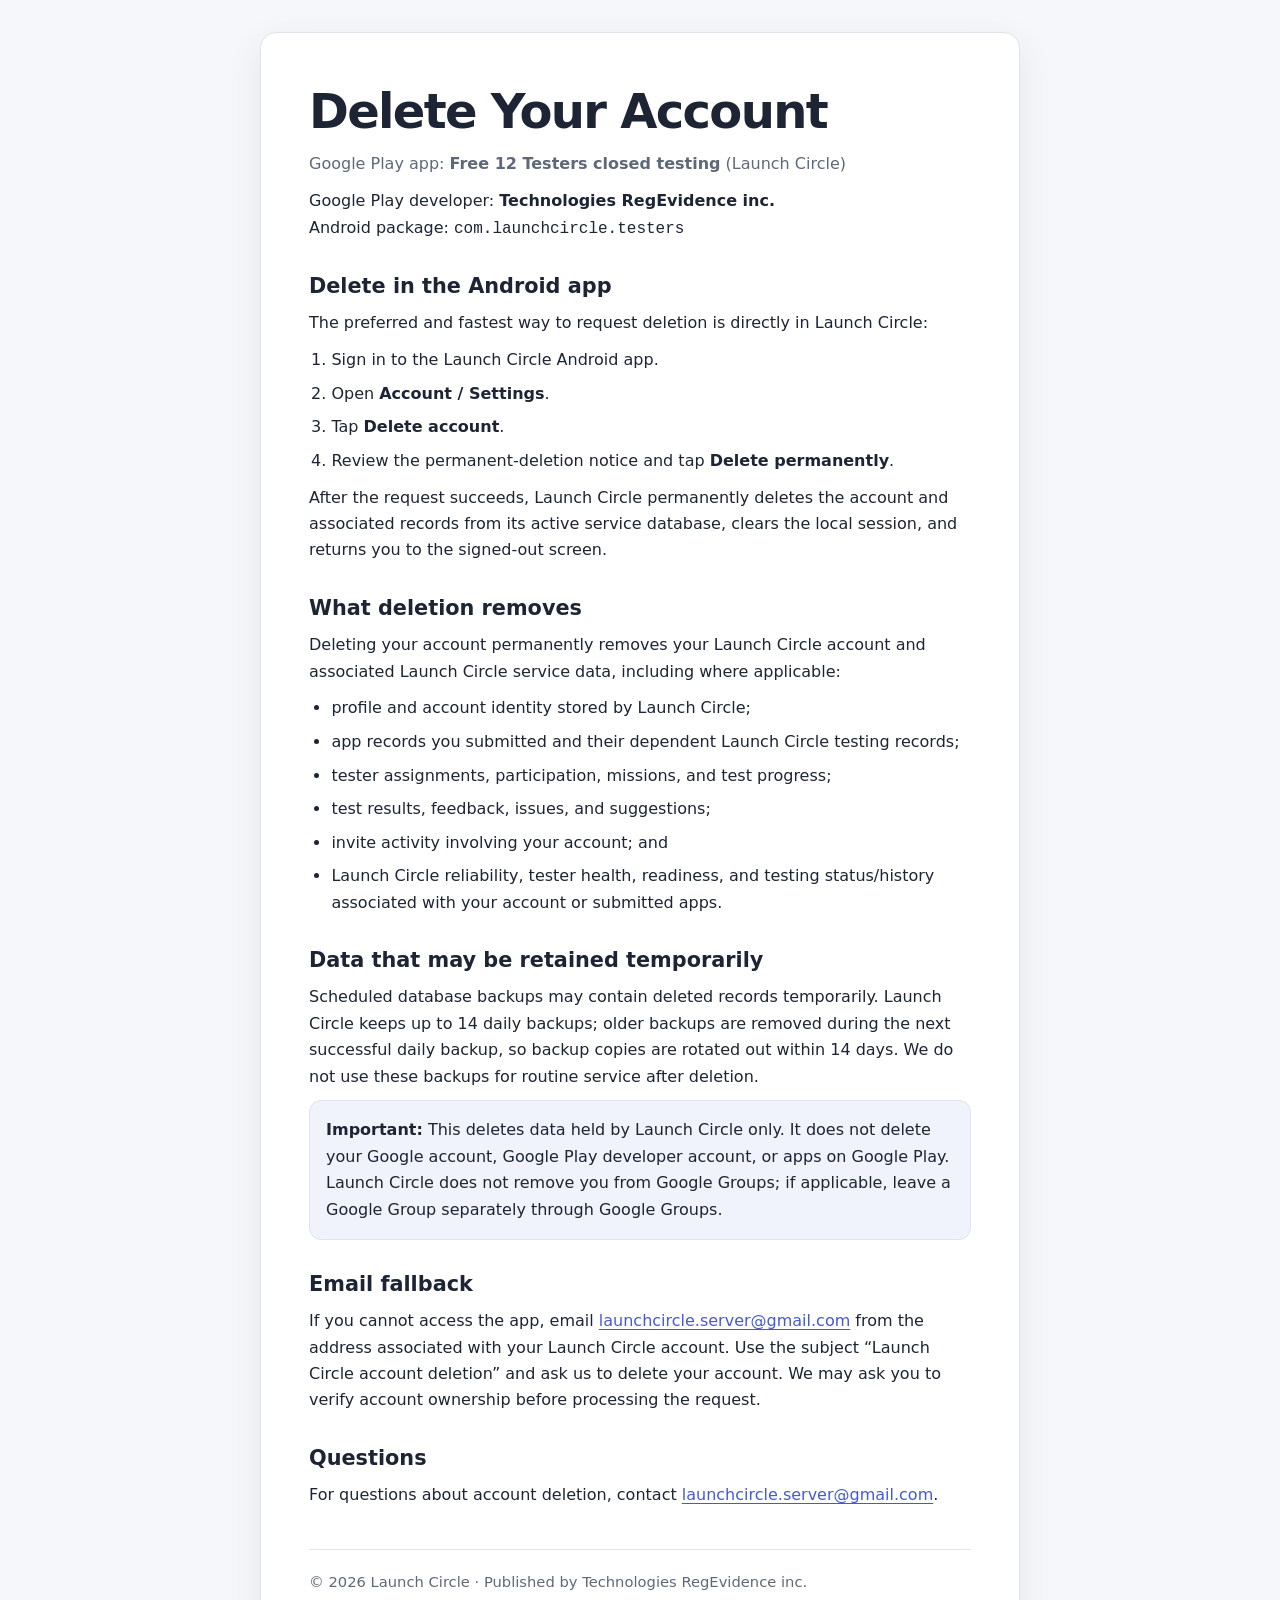
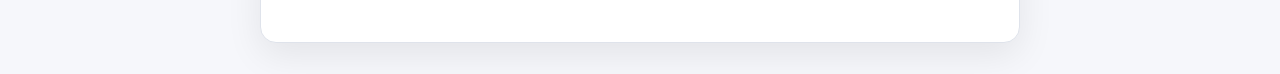
<file: delete-account.html>
<!doctype html><html lang="en"><head><meta charset="utf-8"><meta name="viewport" content="width=device-width,initial-scale=1"><meta name="color-scheme" content="light dark"><meta name="description" content="Account deletion instructions for Free 12 Testers closed testing (Launch Circle), published by Technologies RegEvidence inc."><title>Delete Your Account | Free 12 Testers closed testing (Launch Circle)</title><style>:root{color-scheme:light dark;--bg:#f6f7fb;--card:#fff;--text:#1d2433;--muted:#5f6878;--accent:#4758d6;--border:#dfe3eb}@media(prefers-color-scheme:dark){:root{--bg:#11141b;--card:#1a1f29;--text:#edf0f7;--muted:#b5bdca;--accent:#9da8ff;--border:#343b49}}*{box-sizing:border-box}body{margin:0;background:var(--bg);color:var(--text);font:1rem/1.65 system-ui,-apple-system,BlinkMacSystemFont,"Segoe UI",sans-serif}main{width:min(100% - 2rem,760px);margin:2rem auto;padding:clamp(1.25rem,4vw,3rem);background:var(--card);border:1px solid var(--border);border-radius:1rem;box-shadow:0 12px 36px rgb(0 0 0 / 8%)}h1,h2{line-height:1.25}h1{margin:0 0 .35rem;font-size:clamp(2rem,8vw,3rem);letter-spacing:-.035em}h2{margin:2rem 0 .5rem;font-size:1.3rem}p,ol,ul{margin:.65rem 0}ol,ul{padding-left:1.4rem}li+li{margin-top:.45rem}a{color:var(--accent);text-underline-offset:.18em}.subtitle,footer{color:var(--muted)}.notice{padding:1rem;border:1px solid var(--border);border-radius:.75rem;background:color-mix(in srgb,var(--accent) 8%,var(--card))}footer{margin-top:2.5rem;padding-top:1.25rem;border-top:1px solid var(--border);font-size:.92rem}@media(max-width:520px){main{width:100%;margin:0;min-height:100vh;border:0;border-radius:0;box-shadow:none}}</style></head><body><main><header><h1>Delete Your Account</h1><p class="subtitle">Google Play app: <strong>Free 12 Testers closed testing</strong> (Launch Circle)</p><p>Google Play developer: <strong>Technologies RegEvidence inc.</strong><br>Android package: <code>com.launchcircle.testers</code></p></header><h2>Delete in the Android app</h2><p>The preferred and fastest way to request deletion is directly in Launch Circle:</p><ol><li>Sign in to the Launch Circle Android app.</li><li>Open <strong>Account / Settings</strong>.</li><li>Tap <strong>Delete account</strong>.</li><li>Review the permanent-deletion notice and tap <strong>Delete permanently</strong>.</li></ol><p>After the request succeeds, Launch Circle permanently deletes the account and associated records from its active service database, clears the local session, and returns you to the signed-out screen.</p><h2>What deletion removes</h2><p>Deleting your account permanently removes your Launch Circle account and associated Launch Circle service data, including where applicable:</p><ul><li>profile and account identity stored by Launch Circle;</li><li>app records you submitted and their dependent Launch Circle testing records;</li><li>tester assignments, participation, missions, and test progress;</li><li>test results, feedback, issues, and suggestions;</li><li>invite activity involving your account; and</li><li>Launch Circle reliability, tester health, readiness, and testing status/history associated with your account or submitted apps.</li></ul><h2>Data that may be retained temporarily</h2><p>Scheduled database backups may contain deleted records temporarily. Launch Circle keeps up to 14 daily backups; older backups are removed during the next successful daily backup, so backup copies are rotated out within 14 days. We do not use these backups for routine service after deletion.</p><div class="notice"><strong>Important:</strong> This deletes data held by Launch Circle only. It does not delete your Google account, Google Play developer account, or apps on Google Play. Launch Circle does not remove you from Google Groups; if applicable, leave a Google Group separately through Google Groups.</div><h2>Email fallback</h2><p>If you cannot access the app, email <a href="mailto:launchcircle.server@gmail.com">launchcircle.server@gmail.com</a> from the address associated with your Launch Circle account. Use the subject “Launch Circle account deletion” and ask us to delete your account. We may ask you to verify account ownership before processing the request.</p><h2>Questions</h2><p>For questions about account deletion, contact <a href="mailto:launchcircle.server@gmail.com">launchcircle.server@gmail.com</a>.</p><footer>© 2026 Launch Circle · Published by Technologies RegEvidence inc.</footer></main></body></html>
</file>
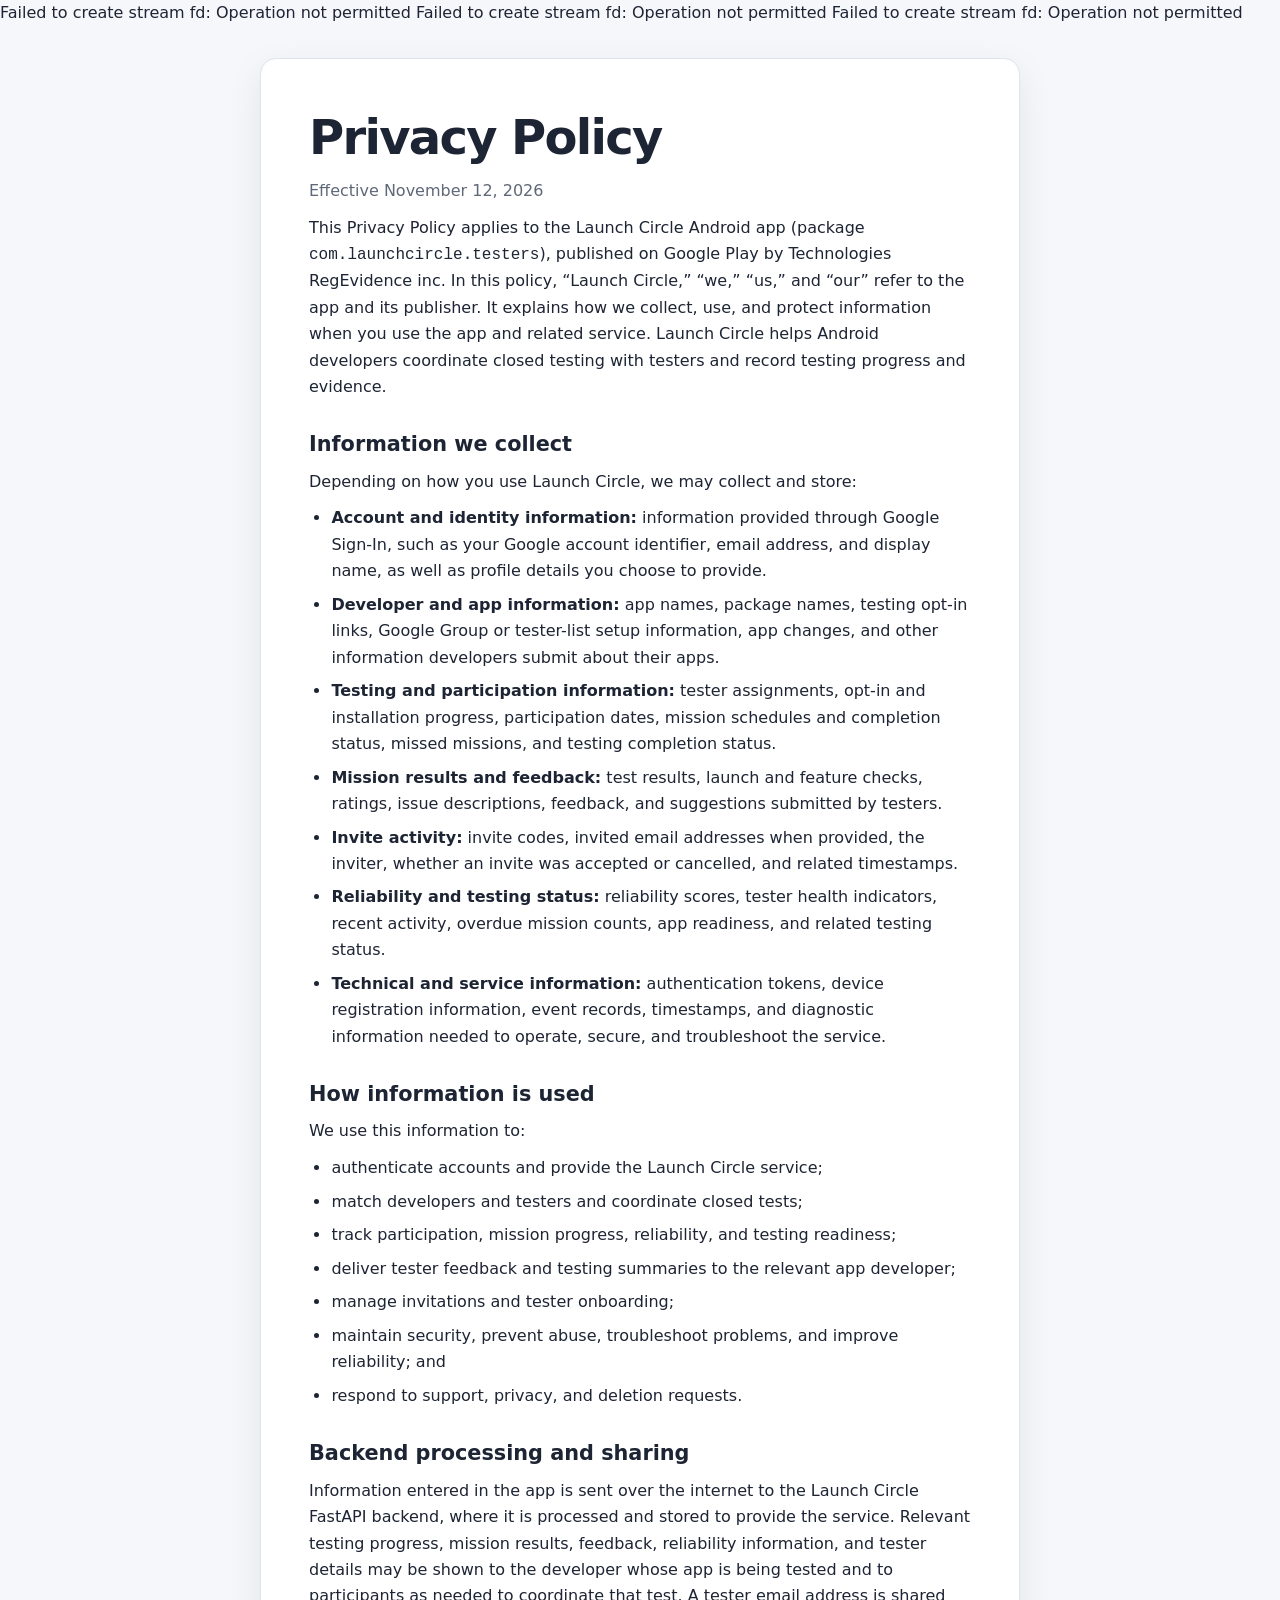
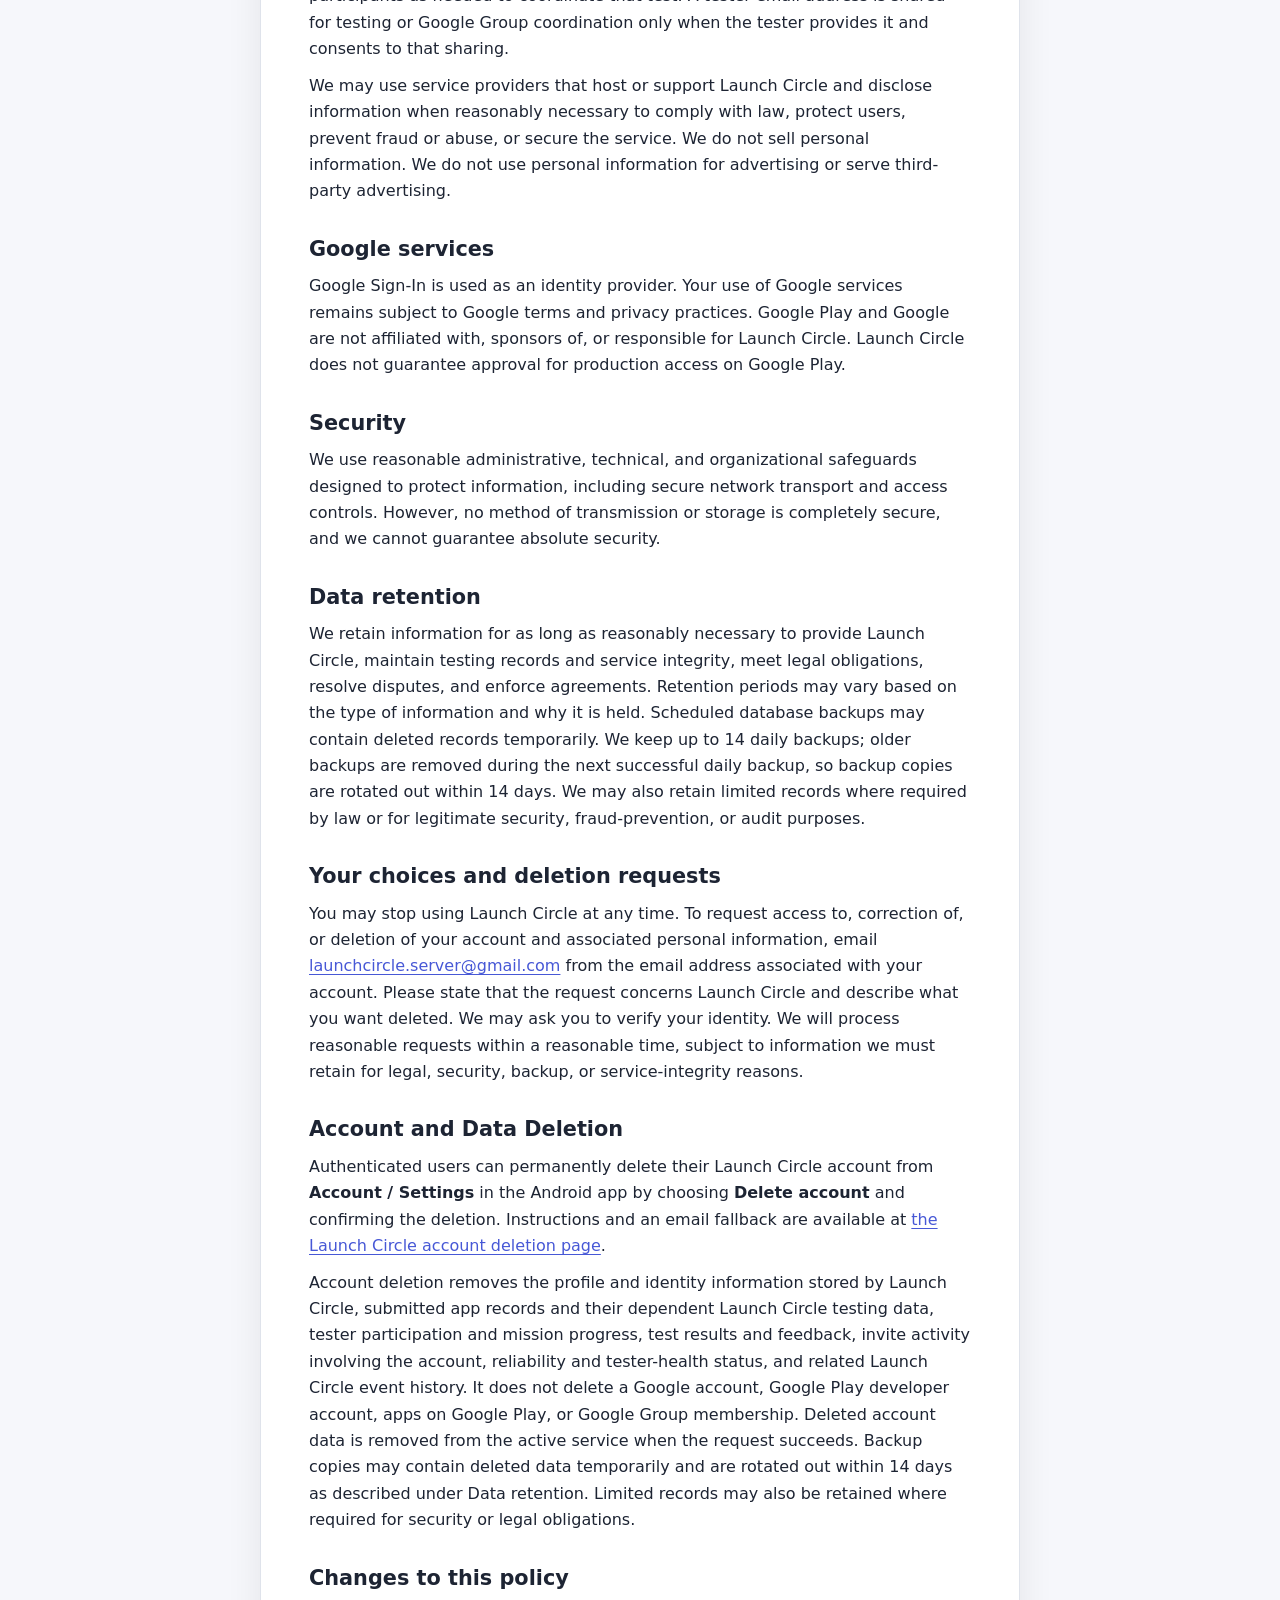
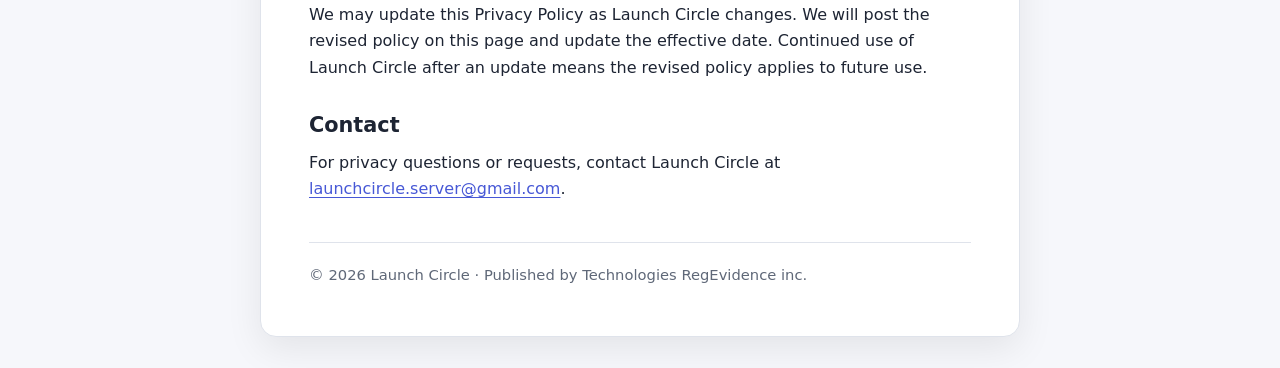
<file: privacy-policy.html>
Failed to create stream fd: Operation not permitted
Failed to create stream fd: Operation not permitted
Failed to create stream fd: Operation not permitted
<!doctype html><html lang="en"><head><meta charset="utf-8"><meta name="viewport" content="width=device-width,initial-scale=1"><meta name="color-scheme" content="light dark"><meta name="description" content="Privacy Policy for the Launch Circle Android app (com.launchcircle.testers), published by Technologies RegEvidence inc."><title>Privacy Policy | Launch Circle</title><style>:root{color-scheme:light dark;--background:#f6f7fb;--surface:#fff;--text:#1d2433;--muted:#5f6878;--accent:#4758d6;--border:#dfe3eb}@media(prefers-color-scheme:dark){:root{--background:#11141b;--surface:#1a1f29;--text:#edf0f7;--muted:#b5bdca;--accent:#9da8ff;--border:#343b49}}*{box-sizing:border-box}body{margin:0;background:var(--background);color:var(--text);font-family:system-ui,-apple-system,BlinkMacSystemFont,"Segoe UI",sans-serif;font-size:1rem;line-height:1.65}main{width:min(100% - 2rem,760px);margin:2rem auto;padding:clamp(1.25rem,4vw,3rem);background:var(--surface);border:1px solid var(--border);border-radius:1rem;box-shadow:0 12px 36px rgb(0 0 0 / 8%)}h1,h2{line-height:1.25}h1{margin:0 0 .35rem;font-size:clamp(2rem,8vw,3rem);letter-spacing:-.035em}h2{margin:2rem 0 .5rem;font-size:1.3rem}p,ul{margin:.65rem 0}ul{padding-left:1.4rem}li+li{margin-top:.45rem}a{color:var(--accent);text-underline-offset:.18em}.effective-date,footer{color:var(--muted)}footer{margin-top:2.5rem;padding-top:1.25rem;border-top:1px solid var(--border);font-size:.92rem}@media(max-width:520px){main{width:100%;margin:0;min-height:100vh;border:0;border-radius:0;box-shadow:none}}</style></head><body><main><header><h1>Privacy Policy</h1><p class="effective-date">Effective November 12, 2026</p></header><p>This Privacy Policy applies to the Launch Circle Android app (package <code>com.launchcircle.testers</code>), published on Google Play by Technologies RegEvidence inc. In this policy, “Launch Circle,” “we,” “us,” and “our” refer to the app and its publisher. It explains how we collect, use, and protect information when you use the app and related service. Launch Circle helps Android developers coordinate closed testing with testers and record testing progress and evidence.</p><h2>Information we collect</h2><p>Depending on how you use Launch Circle, we may collect and store:</p><ul><li><strong>Account and identity information:</strong> information provided through Google Sign-In, such as your Google account identifier, email address, and display name, as well as profile details you choose to provide.</li><li><strong>Developer and app information:</strong> app names, package names, testing opt-in links, Google Group or tester-list setup information, app changes, and other information developers submit about their apps.</li><li><strong>Testing and participation information:</strong> tester assignments, opt-in and installation progress, participation dates, mission schedules and completion status, missed missions, and testing completion status.</li><li><strong>Mission results and feedback:</strong> test results, launch and feature checks, ratings, issue descriptions, feedback, and suggestions submitted by testers.</li><li><strong>Invite activity:</strong> invite codes, invited email addresses when provided, the inviter, whether an invite was accepted or cancelled, and related timestamps.</li><li><strong>Reliability and testing status:</strong> reliability scores, tester health indicators, recent activity, overdue mission counts, app readiness, and related testing status.</li><li><strong>Technical and service information:</strong> authentication tokens, device registration information, event records, timestamps, and diagnostic information needed to operate, secure, and troubleshoot the service.</li></ul><h2>How information is used</h2><p>We use this information to:</p><ul><li>authenticate accounts and provide the Launch Circle service;</li><li>match developers and testers and coordinate closed tests;</li><li>track participation, mission progress, reliability, and testing readiness;</li><li>deliver tester feedback and testing summaries to the relevant app developer;</li><li>manage invitations and tester onboarding;</li><li>maintain security, prevent abuse, troubleshoot problems, and improve reliability; and</li><li>respond to support, privacy, and deletion requests.</li></ul><h2>Backend processing and sharing</h2><p>Information entered in the app is sent over the internet to the Launch Circle FastAPI backend, where it is processed and stored to provide the service. Relevant testing progress, mission results, feedback, reliability information, and tester details may be shown to the developer whose app is being tested and to participants as needed to coordinate that test. A tester email address is shared for testing or Google Group coordination only when the tester provides it and consents to that sharing.</p><p>We may use service providers that host or support Launch Circle and disclose information when reasonably necessary to comply with law, protect users, prevent fraud or abuse, or secure the service. We do not sell personal information. We do not use personal information for advertising or serve third-party advertising.</p><h2>Google services</h2><p>Google Sign-In is used as an identity provider. Your use of Google services remains subject to Google terms and privacy practices. Google Play and Google are not affiliated with, sponsors of, or responsible for Launch Circle. Launch Circle does not guarantee approval for production access on Google Play.</p><h2>Security</h2><p>We use reasonable administrative, technical, and organizational safeguards designed to protect information, including secure network transport and access controls. However, no method of transmission or storage is completely secure, and we cannot guarantee absolute security.</p><h2>Data retention</h2><p>We retain information for as long as reasonably necessary to provide Launch Circle, maintain testing records and service integrity, meet legal obligations, resolve disputes, and enforce agreements. Retention periods may vary based on the type of information and why it is held. Scheduled database backups may contain deleted records temporarily. We keep up to 14 daily backups; older backups are removed during the next successful daily backup, so backup copies are rotated out within 14 days. We may also retain limited records where required by law or for legitimate security, fraud-prevention, or audit purposes.</p><h2>Your choices and deletion requests</h2><p>You may stop using Launch Circle at any time. To request access to, correction of, or deletion of your account and associated personal information, email <a href="mailto:launchcircle.server@gmail.com">launchcircle.server@gmail.com</a> from the email address associated with your account. Please state that the request concerns Launch Circle and describe what you want deleted. We may ask you to verify your identity. We will process reasonable requests within a reasonable time, subject to information we must retain for legal, security, backup, or service-integrity reasons.</p><h2>Account and Data Deletion</h2><p>Authenticated users can permanently delete their Launch Circle account from <strong>Account / Settings</strong> in the Android app by choosing <strong>Delete account</strong> and confirming the deletion. Instructions and an email fallback are available at <a href="https://changhuliu.github.io/launch-circle/delete-account.html">the Launch Circle account deletion page</a>.</p><p>Account deletion removes the profile and identity information stored by Launch Circle, submitted app records and their dependent Launch Circle testing data, tester participation and mission progress, test results and feedback, invite activity involving the account, reliability and tester-health status, and related Launch Circle event history. It does not delete a Google account, Google Play developer account, apps on Google Play, or Google Group membership. Deleted account data is removed from the active service when the request succeeds. Backup copies may contain deleted data temporarily and are rotated out within 14 days as described under Data retention. Limited records may also be retained where required for security or legal obligations.</p><h2>Changes to this policy</h2><p>We may update this Privacy Policy as Launch Circle changes. We will post the revised policy on this page and update the effective date. Continued use of Launch Circle after an update means the revised policy applies to future use.</p><h2>Contact</h2><p>For privacy questions or requests, contact Launch Circle at <a href="mailto:launchcircle.server@gmail.com">launchcircle.server@gmail.com</a>.</p><footer>© 2026 Launch Circle · Published by Technologies RegEvidence inc.</footer></main></body></html>
</file>
